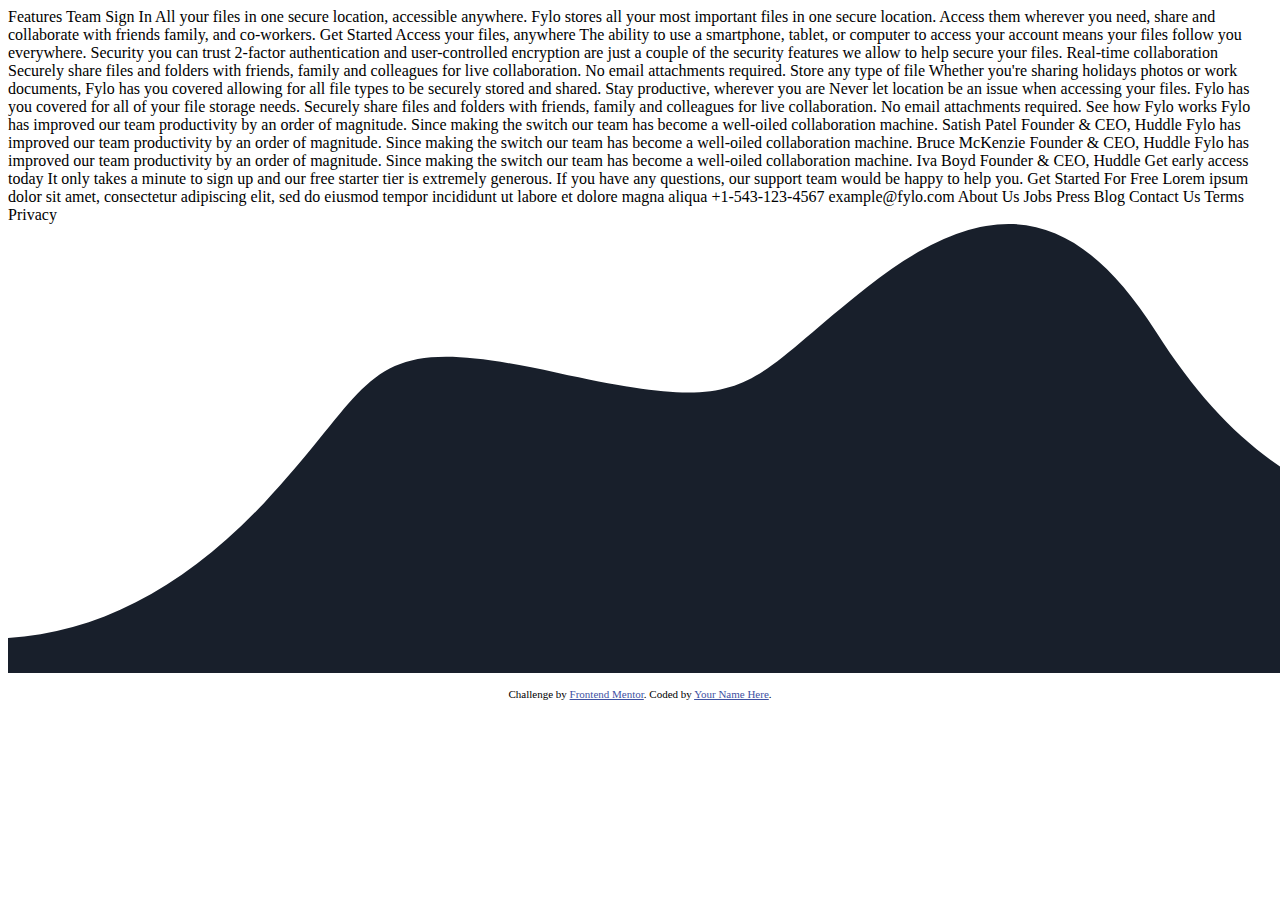
<file: index.html>
<!DOCTYPE html>
<html lang="en">
<head>
  <meta charset="UTF-8">
  <meta name="viewport" content="width=device-width, initial-scale=1.0"> <!-- displays site properly based on user's device -->

  <link rel="icon" type="image/png" sizes="32x32" href="./images/favicon-32x32.png">
  
  <title>Frontend Mentor | Fylo landing page with dark theme and features grid</title>

  <!-- Feel free to remove these styles or customise in your own stylesheet 👍 -->
  <style>
    .attribution { font-size: 11px; text-align: center; }
    .attribution a { color: hsl(228, 45%, 44%); }
  </style>
</head>
<body>
  Features
  Team
  Sign In

  All your files in one secure location, accessible anywhere.

  Fylo stores all your most important files in one secure location. Access them wherever 
  you need, share and collaborate with friends family, and co-workers.

  Get Started

  Access your files, anywhere

  The ability to use a smartphone, tablet, or computer to access your account means your 
  files follow you everywhere.

  Security you can trust

  2-factor authentication and user-controlled encryption are just a couple of the security 
  features we allow to help secure your files.

  Real-time collaboration

  Securely share files and folders with friends, family and colleagues for live collaboration. 
  No email attachments required.

  Store any type of file

  Whether you're sharing holidays photos or work documents, Fylo has you covered allowing for all 
  file types to be securely stored and shared.

  Stay productive, wherever you are

  Never let location be an issue when accessing your files. Fylo has you covered for all of your file 
  storage needs.

  Securely share files and folders with friends, family and colleagues for live collaboration. No email 
  attachments required.

  See how Fylo works

  Fylo has improved our team productivity by an order of magnitude. Since making the switch our team has 
  become a well-oiled collaboration machine.

  Satish Patel
  Founder & CEO, Huddle

  Fylo has improved our team productivity by an order of magnitude. Since making the switch our team has 
  become a well-oiled collaboration machine.

  Bruce McKenzie
  Founder & CEO, Huddle

  Fylo has improved our team productivity by an order of magnitude. Since making the switch our team has 
  become a well-oiled collaboration machine.

  Iva Boyd
  Founder & CEO, Huddle

  Get early access today

  It only takes a minute to sign up and our free starter tier is extremely generous. If you have any 
  questions, our support team would be happy to help you.

  Get Started For Free

  Lorem ipsum dolor sit amet, consectetur adipiscing elit, sed do eiusmod tempor incididunt ut labore et 
  dolore magna aliqua

  +1-543-123-4567
  example@fylo.com

  About Us
  Jobs
  Press
  Blog

  Contact Us
  Terms
  Privacy

  <img src="images/bg-curvy-desktop.svg" alt="">

  <footer>
    <p class="attribution">
      Challenge by <a href="https://www.frontendmentor.io?ref=challenge" target="_blank">Frontend Mentor</a>. 
      Coded by <a href="#">Your Name Here</a>.
    </p>
  </footer>
</body>
</html>
</file>
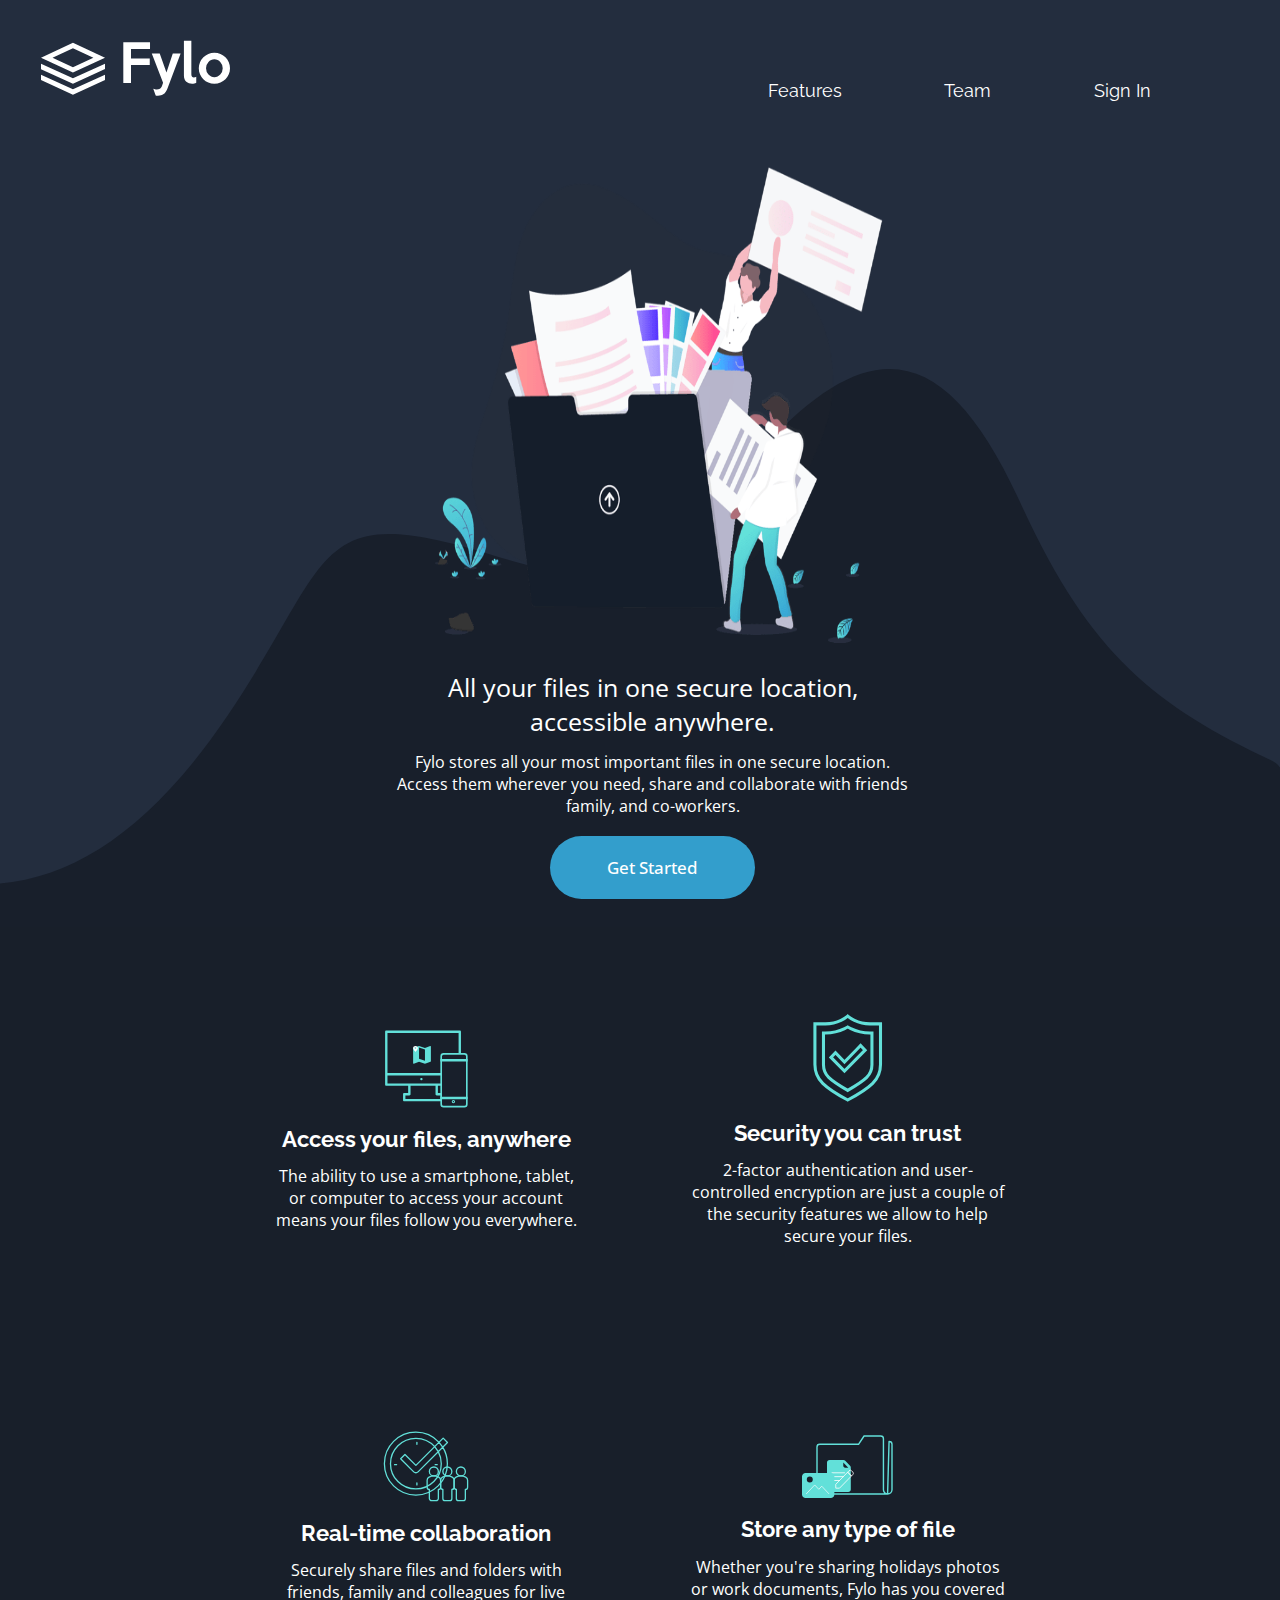
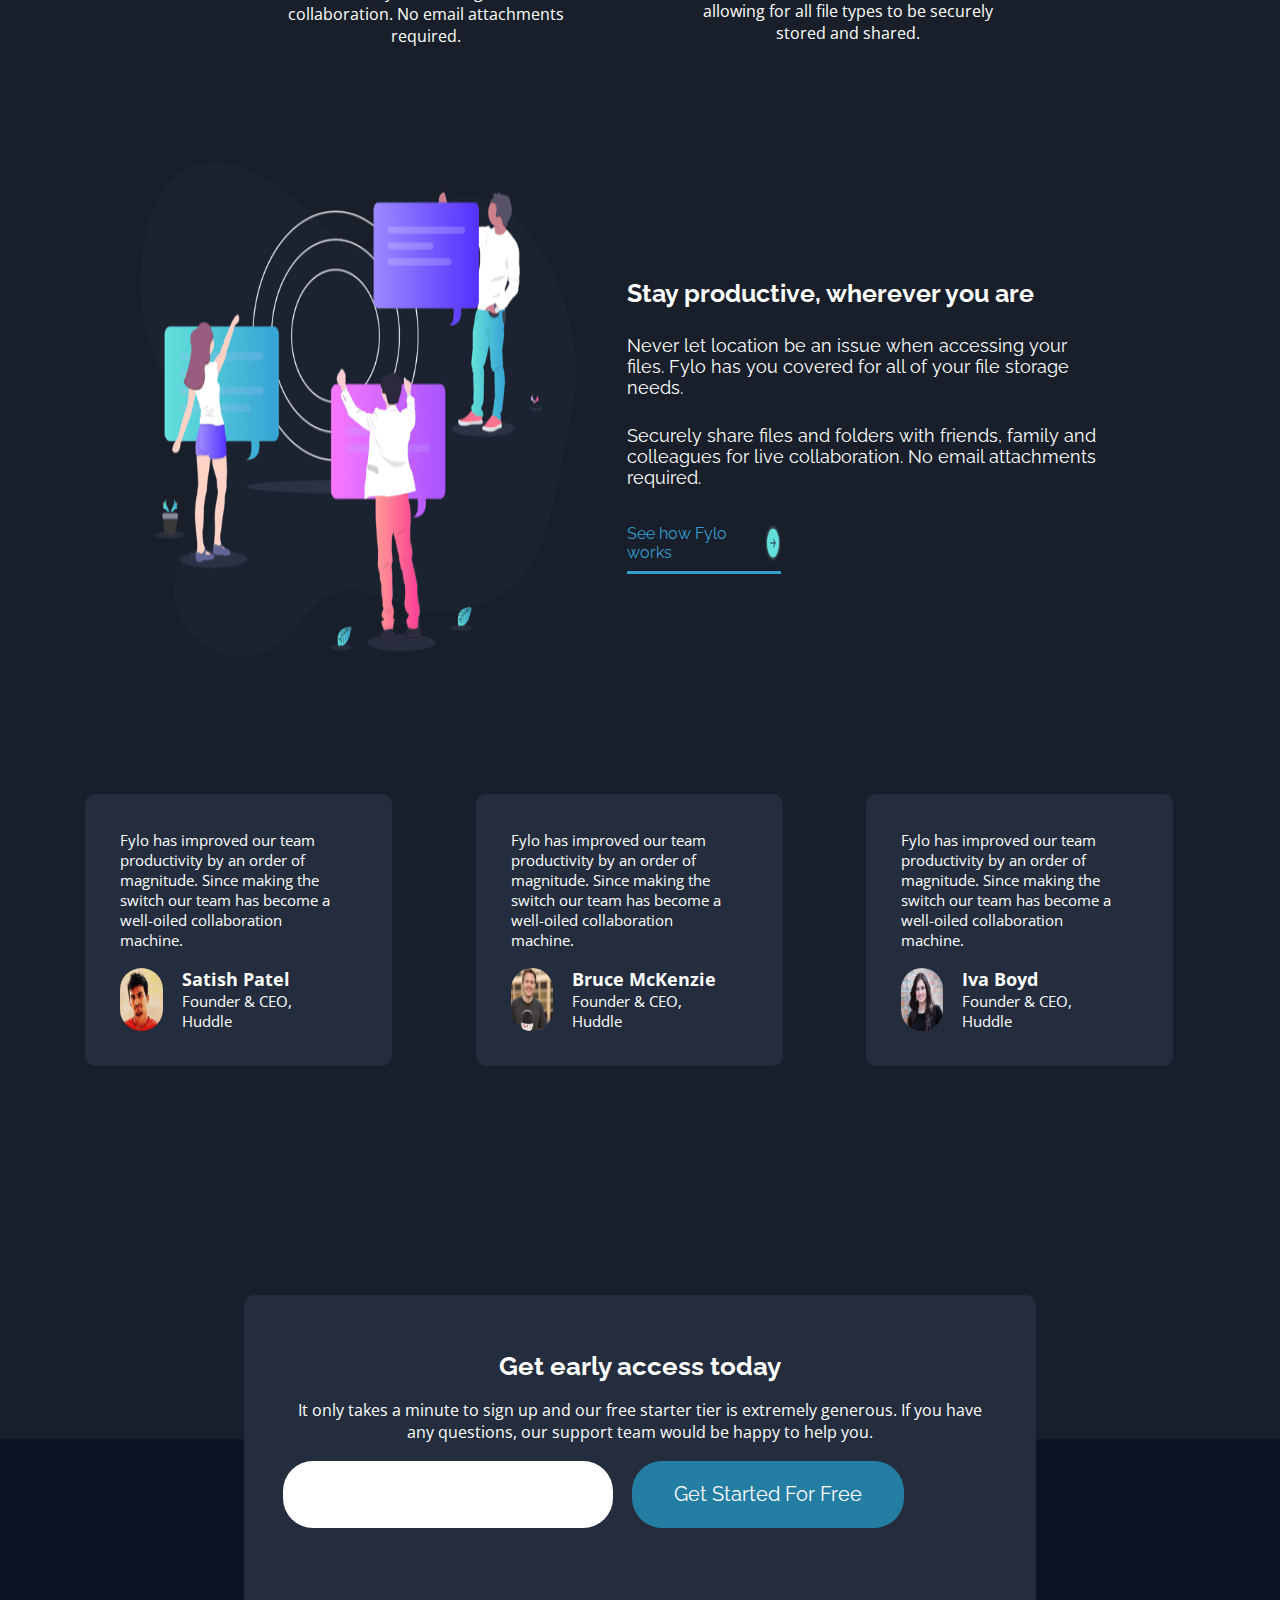
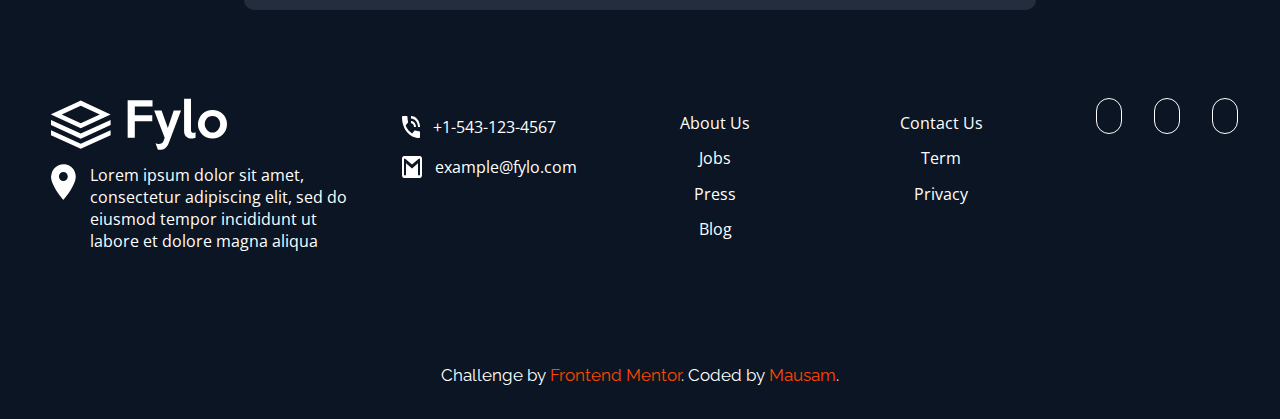
<file: preview.html>
<!DOCTYPE html>
<html lang="en">
<head>
    <meta charset="UTF-8">
    <meta http-equiv="X-UA-Compatible" content="IE=edge">
    <meta name="viewport" content="width=device-width, initial-scale=1.0">
    <link rel="preconnect" href="https://fonts.googleapis.com">
    <link rel="preconnect" href="https://fonts.gstatic.com" crossorigin>
    <link href="https://fonts.googleapis.com/css2?family=Open+Sans:wght@400;700&family=Raleway:wght@400;700&display=swap" rel="stylesheet">
    <link rel="preconnect" href="https://fonts.googleapis.com">
    <link rel="preconnect" href="https://fonts.gstatic.com" crossorigin>
    <link href="https://fonts.googleapis.com/css2?family=Open+Sans:wght@400;700&display=swap" rel="stylesheet">
    <link rel="stylesheet" href="https://use.fontawesome.com/releases/v5.8.1/css/all.css"
        integrity="sha384-50oBUHEmvpQ+1lW4y57PTFmhCaXp0ML5d60M1M7uH2+nqUivzIebhndOJK28anvf" crossorigin="anonymous">
    <title>Frontend Mentor | Fylo landing page with dark theme and features grid</title>
    <link rel="stylesheet" href="index.css">
</head>
<body>
    <div class="headerDiv">  <!--headerDiv-->
        <div>  <!--headerDivFirst-->
            <img src="images/logo.svg" alt="">
        </div>
        <div>
            <span>Features</span>
            <span>Team</span>
            <span>Sign In</span>
        </div>
    </div>

    <section class="sectionOneDiv">  <!--sectionOneDiv-->
        <div class="sectionOneDivFirst">  <!--sectionOneDivFirst-->
            <img src="images/bg-curvy-desktop.svg" alt="">
            <img src="images/illustration-intro.png" alt="">
        </div>
        <div class="sectionOneDivSecond">   <!--sectionOneDivSecond-->
            <p>All your files in one secure location, accessible anywhere.</p>
            <p> Fylo stores all your most important files in one secure location. Access them wherever 
                you need, share and collaborate with friends family, and co-workers.</p>
            <button>Get Started</button>
        </div>
    </section>
    
    <section class="sectionSecond">  <!--sectionSecond-->
        <table >
            <tr>
                <td class="sectionSecondContainer">    <!--sectionSecondContainer-->  
                    <img src="images/icon-access-anywhere.svg" alt="">
                    <p>Access your files, anywhere</p>
                    <p> The ability to use a smartphone, tablet, or computer to access your account means your 
                        files follow you everywhere.</p>
                </td>
                <td class="sectionSecondContainer">    <!--sectionSecondContainer-->
                    <img src="images/icon-security.svg" alt="">
                    <p>Security you can trust</p>
                    <p> 2-factor authentication and user-controlled encryption are just a couple of the security 
                        features we allow to help secure your files.</p>
                </td>
            </tr>
            <tr>
                <td class="sectionSecondContainer">    <!--sectionSecondContainer-->
                    <img src="images/icon-collaboration.svg" alt="">
                    <p>Real-time collaboration</p>
                    <p>Securely share files and folders with friends, family and colleagues for live collaboration. 
                        No email attachments required.</p>
                </td>
                <td class="sectionSecondContainer">    <!--sectionSecondContainer-->
                    <img src="images/icon-any-file.svg" alt="">
                    <p>Store any type of file</p>
                    <p>Whether you're sharing holidays photos or work documents, Fylo has you covered allowing for all 
                        file types to be securely stored and shared.</p>
                </td>
            </tr>
        </table>
    </section>

    <section class="sectionThird">  <!--sectionThird-->
        <div class="sectionThirdFirst">  <!--sectionThirdFirst-->
            <img src="images/illustration-stay-productive.png" alt="">
        </div>
        <div class="sectionThirdSecond">  <!--sectionThirdSecond-->
            <p>Stay productive, wherever you are</p>
            <p>Never let location be an issue when accessing your files. Fylo has you covered for all of your file 
                storage needs.</p>
            <p>Securely share files and folders with friends, family and colleagues for live collaboration. No email 
                attachments required.</p>
            <div>
                <p>See how Fylo works</p>
                <img src="images/icon-arrow.svg" alt="arrow-icon">
            </div>
        </div>
    </section>

    <section class="sectionForth">   <!--sectionForth-->
        <table>
            <tr>
                <td>
                    <p>Fylo has improved our team productivity by an order of magnitude. Since making the switch our team has 
                        become a well-oiled collaboration machine.</p>
                    <div>
                        <img src="images/profile-1.jpg" alt="">
                        <div>
                            <p>Satish Patel</p>
                            <p>Founder & CEO, Huddle</p>
                        </div>
                    </div>
                </td>
                
                <td>
                    <p>Fylo has improved our team productivity by an order of magnitude. Since making the switch our team has 
                        become a well-oiled collaboration machine.</p>
                    <div>
                        <img src="images/profile-2.jpg" alt="">
                        <div>
                            <p>Bruce McKenzie</p>
                            <p>Founder & CEO, Huddle</p>
                        </div>
                    </div>
                </td>
                <td>
                    <p> Fylo has improved our team productivity by an order of magnitude. Since making the switch our team has 
                        become a well-oiled collaboration machine.</p>
                    <div>
                        <img src="images/profile-3.jpg" alt="">
                        <div>
                            <p>Iva Boyd</p>
                            <p>Founder & CEO, Huddle</p>
                        </div>
                    </div>
                </td>
            </tr>
        </table>
    </section>

    <section class="sectionFifth">  <!--sectionFifth-->
        <p>Get early access today</p>
        <p>It only takes a minute to sign up and our free starter tier is extremely generous. If you have any 
            questions, our support team would be happy to help you.</p>
        <div>
            <input type="text">
            <button>Get Started For Free</button>
        </div>
    </section>

    <section class="sectionSixth">  <!--sectionSixth-->
        <div class="sectionSixthFirst sectionSixthFirstDiv">   <!--sectionSixthFirst-->
            <div class="">
                <img src="images/logo.svg" alt="">
            </div>
            <div>
                <img src="images/icon-location.svg" alt="">
                <p>Lorem ipsum dolor sit amet, consectetur adipiscing elit, sed do eiusmod tempor incididunt ut labore et 
                    dolore magna aliqua</p>
            </div>
        </div>
        <div class="sectionSixthFirst sectionSixthFirstAddress">   <!--sectionSixthFirst-->
            <div>
                <img src="images/icon-phone.svg" alt="">
                <p>+1-543-123-4567</p>
            </div>
            <div>
                <img src="images/icon-email.svg" alt="">
                <p>example@fylo.com</p>
            </div>
        </div>
        <div class="sectionSixthFirst ">   <!--sectionSixthFirst-->
            <li>About Us</li>
            <li>Jobs</li>
            <li>Press</li>
            <li>Blog</li>
        </div>
        <div class="sectionSixthFirst">   <!--sectionSixthFirst-->
            <li>Contact Us</li>
            <li>Term</li>
            <li>Privacy</li>
        </div>
        <div class="sectionSixthFirst social-image ">   <!--sectionSixthFirst-->
            <!-- <img src="images/facebook-brands.svg" alt="">
            <img src="images/twitter-brands.svg" alt="">
            <img src="images/instagram-brands.svg" alt=""> -->
            <a href="#"><i class="fab fa-facebook-f"></i></a>
            <a href="#"><i class="fab fa-twitter"></i></a>
            <a href="#"><i class="fab fa-instagram"></i></a>
        </div>
    </section>

    <footer>
        <p class="attribution">
          Challenge by <a href="https://www.frontendmentor.io?ref=challenge" target="_blank">Frontend Mentor</a>. 
          Coded by <a href="https://github.com/mausam-kumar/fylo-landing-page-frontend" target="_blank">Mausam</a>.
        </p>
    </footer>
</body>
</html>
</file>
<file: index.css>
/* ! Primary Colors */

:root{
  /* - Dark Blue (intro and email sign up background): hsl(217, 28%, 15%) */
  --introBlue:hsl(217, 45%, 67%);
    /* --Dark-Blue (main background): hsl(218, 28%, 13%) */
  --mainBackground:hsl(217, 27%, 19%); 
    /* - Dark Blue (footer background): hsl(216, 53%, 9%) */
  --DarkMainBackground:hsl(218, 28%, 13%);
  --footerBackground:hsl(216, 53%, 9%);
    /* - Dark Blue (testimonials background): hsl(219, 30%, 18%) */
  --testimonials:hsl(219, 30%, 18%);
}


*{
    margin: 0px;
    padding: 0px;
    box-sizing: border-box;
    -webkit-font-smoothing:antialiased;
}
body{
    background-color: var(--mainBackground);
    width: 100vw;
    overflow-x: hidden;
}
.headerDiv{
    /* border: 1px solid white; */
    height: 20vh;
    width: 100vw;
    display: flex;
    justify-content: space-evenly;
}
.headerDiv > div:nth-child(1){
    /* border: 1px solid orange; */
    width: 50vw;
}
.headerDiv div img{
    margin-top: 4.4vh;
    margin-left: 3.2vw;
    height: 56px;
    width: 180;
}
.headerDiv > div:nth-child(2){
    /* border: 1px solid red; */
    width: 50vw;
    display: flex;
    margin-left: 4vw;
    /* justify-content: space-around; */
    align-items: center;
}
.headerDiv span{
    margin-left: 8vw;
    color: white;
    font-size: 18px;
    font-family: Raleway;
    font-weight: 400px;
    transition: .3s all ease-in-out;
    
}
.headerDiv span:hover{
    color: var(--introBlue);
    cursor: pointer;
    transform: scale(1.05);
}
.sectionOneDiv{
    /* background-image: url("images/illustration-intro.png"); */
    /* border: 1px solid white; */
    /* background-color: white; */
}
.sectionOneDivFirst{
    margin: 0px auto;
    width: 100vw;
    height: 83vh;
    /* border: 1px solid rgb(55, 196, 214); */
    position: relative;
}
.sectionOneDiv div.sectionOneDivFirst img:nth-child(1){
   
    width: 100vw;
    height: 62vh;
    z-index: -1;
    margin-top: 21vh;
    /* border: 1px solid greenyellow;  */
}
.sectionOneDiv div.sectionOneDivFirst img:nth-child(2){
    width: 35vw;
    height: 53vh;
    margin-left: 34vw;
    text-align: center;
    position: relative;
    top: -85vh;
}
.sectionOneDivSecond{
    width: 40vw;
    position: relative;
    height: 31vh;
    top: -30vh;
    left: 31vw;
    color: white;
    font-size: 16px;
    font-family: 'Open Sans', sans-serif;
    font-weight: 400px;
    text-align: center;
}
.sectionOneDivSecond p:nth-child(1){
    margin-top: 1vw;
    font-size: 25px;
}
.sectionOneDivSecond p:nth-child(2){
    margin-top: 1vw;

}
.sectionOneDivSecond button{
    width: 16vw;
    height: 7vh;
    border-radius: 32px;
    background-color: hsl(198, 60%, 50%);
    border: none;
    margin-top: 1.5vw;
    color: white;
    font-size: 17px;
    font-weight: 500;
    cursor: pointer;
    font-family: 'Open Sans', sans-serif;
    transition: .3s all ease-in-out;
}
.sectionOneDivSecond button:hover{
    border: 1px solid var(--introBlue);
    background-color: inherit;
    transform: scale(1.05);
}
.sectionSecond{
    margin: -33.2vh auto;
    width: 100vw;
    background-color: var(--DarkMainBackground);
    height: 91vh;
    text-align: center;
}
.sectionSecond table{
    margin: 0px auto;
    width: 66vw;
    height: 91vh;
}
.sectionSecond table tr td{
    padding: 4vw;
    text-align: center;
    color: white;
}

.sectionSecondContainer p:nth-child(2){
    margin-top: 1.5vh;
    font-size: 22px;
    font-weight: 700;
    font-family: Raleway;
}
.sectionSecondContainer p:nth-child(3){
    margin-top: 1.5vh;
    font-size: 16px;
    font-weight: 400;
    font-family: 'Open Sans', sans-serif;
}

.sectionThird{
    /* width: 99vw; */
    height: 70vh;
    background-color: var(--DarkMainBackground);
    margin: 33vh auto;
    /* border: 1px solid white; */
    display: flex;
    color: white;
    font-family: Raleway;

}
.sectionThird div:nth-child(1){
    /* margin: 0px auto; */
    padding: 2% 0px 5% 5%;
    width: 45vw;
    height: inherit;
    /* border: 1px solid pink; */
}
.sectionThird div:nth-child(1) img{
    float: right;
    height: 55vh;
    width: 34vw;
}
.sectionThird div:nth-child(2){
    width: 45vw;
    font-size: 18px;
    padding: 4%;
    /* border: 1px solid rgb(104, 9, 25); */
}
.sectionThirdSecond > p:nth-child(1){
    margin-top: 10vh;
    font-size: 25px;
    font-weight: 700;
    
}
.sectionThirdSecond > p:nth-child(2){
    margin-top: 3vh;
}
.sectionThirdSecond > p:nth-child(3){
    margin-top: 3vh;
    
}
.sectionThirdSecond > div{
    display: flex;
    color: hsl(198, 60%, 50%);
    margin-top: 4vh;
    width: 12vw;
    padding-bottom: 1vh;
    border-bottom: 3px solid hsl(198, 60%, 50%);
    font-size: 18px;
}
.sectionThirdSecond > div{
    font-size: 16px;
}
.sectionThirdSecond > div img{
    margin-left: 1vw;
}
.sectionForth{
    background-color: var(--DarkMainBackground);
    margin:-33.2vh auto;
    width: 100vw;
    height: 75vh;
    /* border: 1px solid rgb(148, 18, 18); */
}
.sectionForth tr{
    display: flex;
    /* justify-content: space-around; */
}
.sectionForth tr td{
    width: 24vw;
    background-color: var(--mainBackground);
    color: white;
    font-family: 'Open Sans', sans-serif;
    padding: 3% 5% 3% 3%;
    font-size: 15px;
    margin-top: 3vh;
    border-radius: 10px;
    margin-left: 6.5vw;
    /* border: 1px solid white; */
}
.sectionForth tr td div{

    margin-top: 2vh;
    display: flex;
}
.sectionForth tr td div div{
    display: flex;
    flex-direction: column;
    margin-left: 1.5vw;
    margin-top: -.1vh;
}
.sectionForth tr td div div p:nth-child(1){
    font-size: 18px;
    font-weight: 700;
}
.sectionForth tr td div img{
    border-radius: 50px;
    width: 3.3vw;
    height: 7vh;
    
}
.sectionFifth{
    margin: 2vh auto;
    text-align: center;
    /* border: 1px solid white; */
    width: 61.8vw;
    height: 35vh;
    color: white;
    padding: 3%;
    background-color: var(--mainBackground);
    border-radius: 10px;
    position: relative;
    top: 15vh;

}
.sectionFifth p:nth-child(1){
    margin-top: 2vh;
    font-family: Raleway;
    font-size: 26px;
    font-weight: 700;
}
.sectionFifth p:nth-child(2){
    margin-top: 2vh;
    font-family: 'Open Sans', sans-serif;
    font-size: 16px;
    font-weight: 400;
}
.sectionFifth div{
    display: flex;

}
.sectionFifth div input:nth-child(1){
    border-radius: 30px;
    height: 7.4vh;
    width: 25.8vw;
    border: none;
    margin-top: 2vh;
    outline: none;
    padding: 5px;
    color: var(--DarkMainBackground);
    font-size: 25px;
    caret-color:var(--footerBackground);
}
.sectionFifth div button:nth-child(2){
    border-radius: 30px;
    height: 7.4vh;
    width: 21.2vw;
    color: white;
    font-family: Raleway;
    font-weight: 400;
    font-size: 20px;
    border: none;
    text-align: center;
    margin-left: 1.5vw;
    margin-top: 2vh;
    background-color: hsl(198, 64%, 39%);
    transition: 0.3s all ease-in-out;
}
.sectionFifth div button:nth-child(2):hover{
    color: white;
    cursor: pointer;
    font-size: 17px;
    transform: scale(1.05);
    background-color: inherit;
    border: 1px solid white;
}

.sectionSixth{

    margin: -6vh auto;
    height:64.5vh;
    background-color: var(--footerBackground);
    color: white;
    font-family: 'Open Sans', sans-serif;
    font-size: 16px;
    display: flex;
    justify-content: space-around;
}
section.sectionSixth div.social-image a{
    height: 4vh;
    width: 2vw;
    display: flex;
    justify-content: center;
    align-items: center;
    border-radius: 50px;
    color: white;   /* for changing the color of font awesome icon */
    border: 1px solid white;
    transition: .3s all ease-in-out;
}
section.sectionSixth div.social-image a:hover{
    color: orangered;
    transform: scale(1.1);
    border: 1px solid orangered;
}
section.sectionSixth div.social-image {
    display: flex;
    justify-content: space-around;
}

.sectionSixthFirst{
    text-align: center;
    width: 18vw;
    margin-top: 26vh;
    padding: 2%;
    height: 30vh;
    /* border: 1px solid rgb(243, 240, 240); */
}
section.sectionSixth div.sectionSixthFirstDiv{
    text-align: left;
    width: 30vw;
    padding: 2% 2% 2% 4%;
}
section.sectionSixth div.sectionSixthFirstDiv div:nth-child(2){
    display: flex;
    margin-top: 1vh;
}
section.sectionSixth div.sectionSixthFirstDiv div:nth-child(2) img{
    height: 4vh;
    width: 2vw;
    /* background-color: white; */
    border-radius: 50px;
    
}
section.sectionSixth div.sectionSixthFirstDiv div:nth-child(2) p{
    margin-left: 1vw;
}
section.sectionSixth div.sectionSixthFirstAddress div{
    display: flex;
    margin-top: 2vh;
}
section.sectionSixth div.sectionSixthFirstAddress div p{
    margin-left: 1vw;
}

li{
    list-style: none;
    margin-top: 1.5vh;
    cursor: pointer;
    transition: .3s all ease-in-out;
}   
li:hover{
    color: rgb(130, 112, 247);
    transform: scale(1.1);
} 

footer p{
    font-family: Raleway;
    font-size: 17px;
    color: white;
    text-align: center;
}
footer a{
    color: orangered;
    text-decoration: none;
    cursor: pointer;
    transition: .3s all ease-in-out;
}
footer a:hover{
    transform: scale(1.3);
}
</file>
